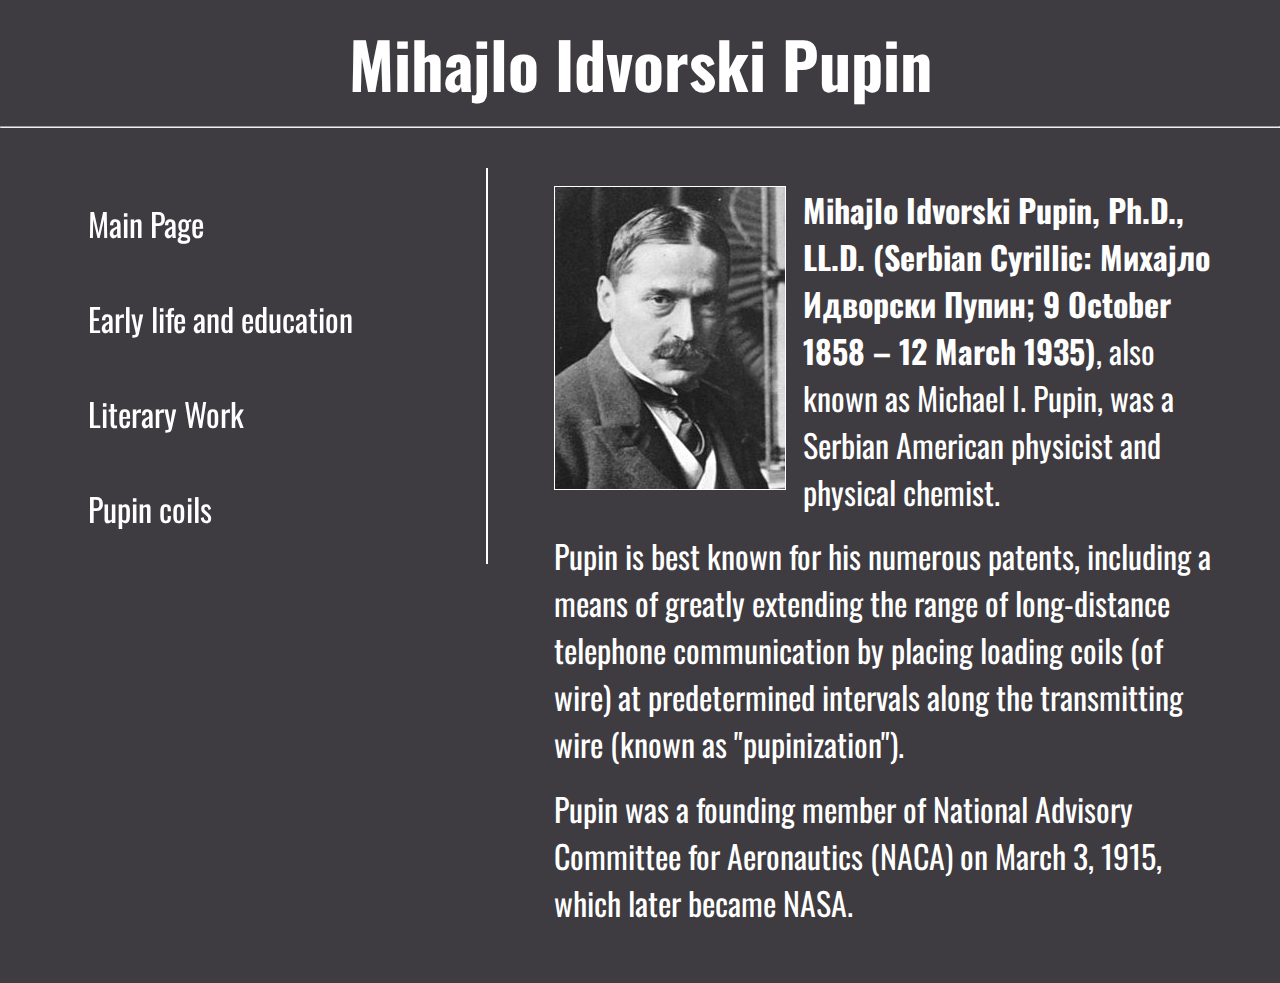
<file: index.html>
<!DOCTYPE html>
<html lang="en">
<head>
    <meta charset="UTF-8">
    <meta name="viewport" content="width=device-width, initial-scale=1.0">
    <title>Mihajlo Idvorski Pupin - Wiki</title>
    <link rel="stylesheet" href="style.css">
</head>

<body>

    <h1>Mihajlo Idvorski Pupin</h1>
    <hr>
    <nav>
        <ul>
        <li><a href="index.html">Main Page</a></li>
        <li><a href="early-life-and-education.html">Early life and education</a></li>
        <li><a href="literary-work.html">Literary Work</a></li>
        <li><a href="pupin-coils.html">Pupin coils</a></li>
        </ul>
    </nav>
    <main>

        <img src="pupin.jpg" alt="Mihajlo Idvorski Pupin's image">
        <p><strong>Mihajlo Idvorski Pupin, Ph.D., LL.D. (Serbian Cyrillic: Михајло Идворски Пупин; 9 October 1858 – 12 March 1935)</strong>, also known as Michael I. Pupin, was a Serbian American physicist and physical chemist.</p>
        <p>Pupin is best known for his numerous patents, including a means of greatly extending the range of long-distance telephone communication by placing loading coils (of wire) at predetermined intervals along the transmitting wire (known as "pupinization").</p>
        <p>Pupin was a founding member of National Advisory Committee for Aeronautics (NACA) on March 3, 1915, which later became NASA.</p>
    </main>
</body>
</html>

<!-- 
    `elemente stranica grupisati korišćenjem elemenata za grupisanje;
    `glavnu sekciju sajta koncipirati u dve kolone; u levoj koloni treba da se nađe navigacija sa linkovima do različitih stranica, dok je desna kolona rezervisana za prikaz sadržaja;
    `urediti osobine fontova (porodica, stil, veličina...) po sopstvenom nahođenju;
    `listu koja se nalazi na dnu stranice Literary Work pretvoriti u tabelu sa sledećim kolonama: naslov dela, izdavač, mesto, godina 
-->
</file>
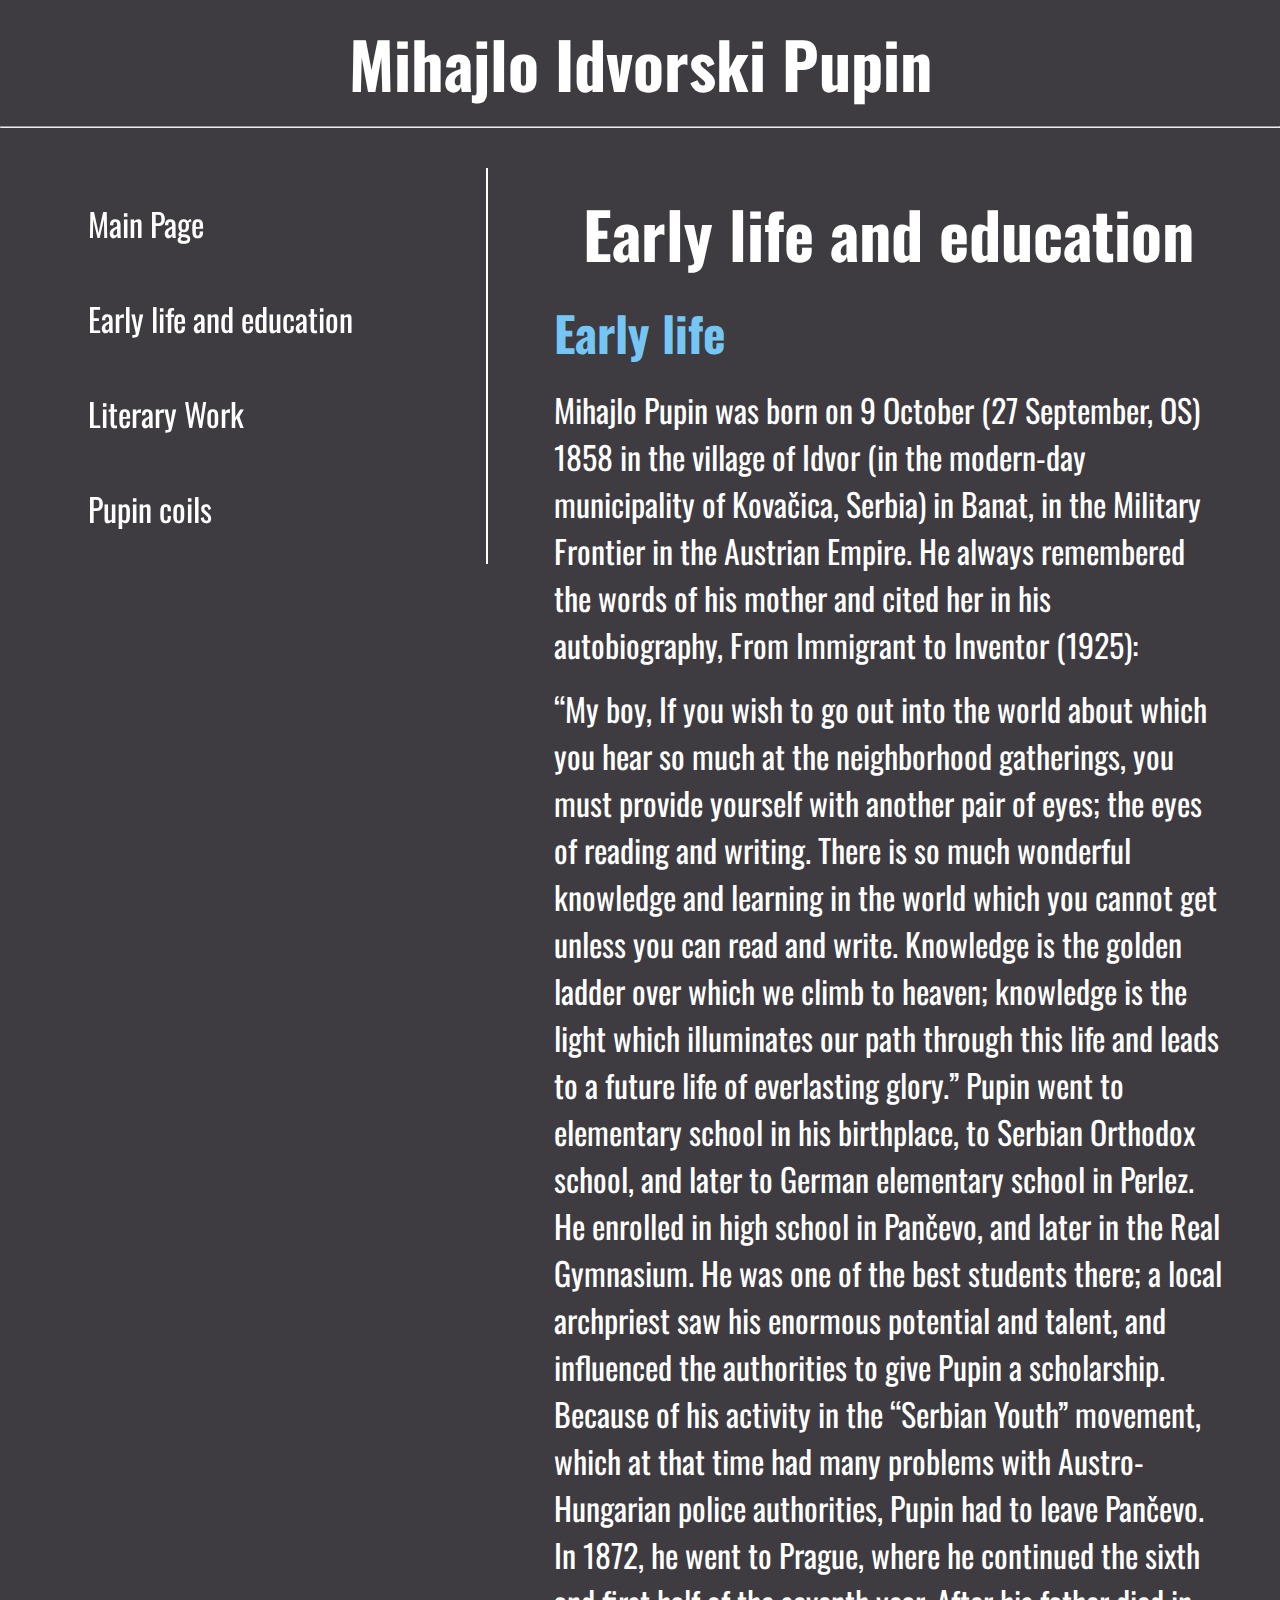
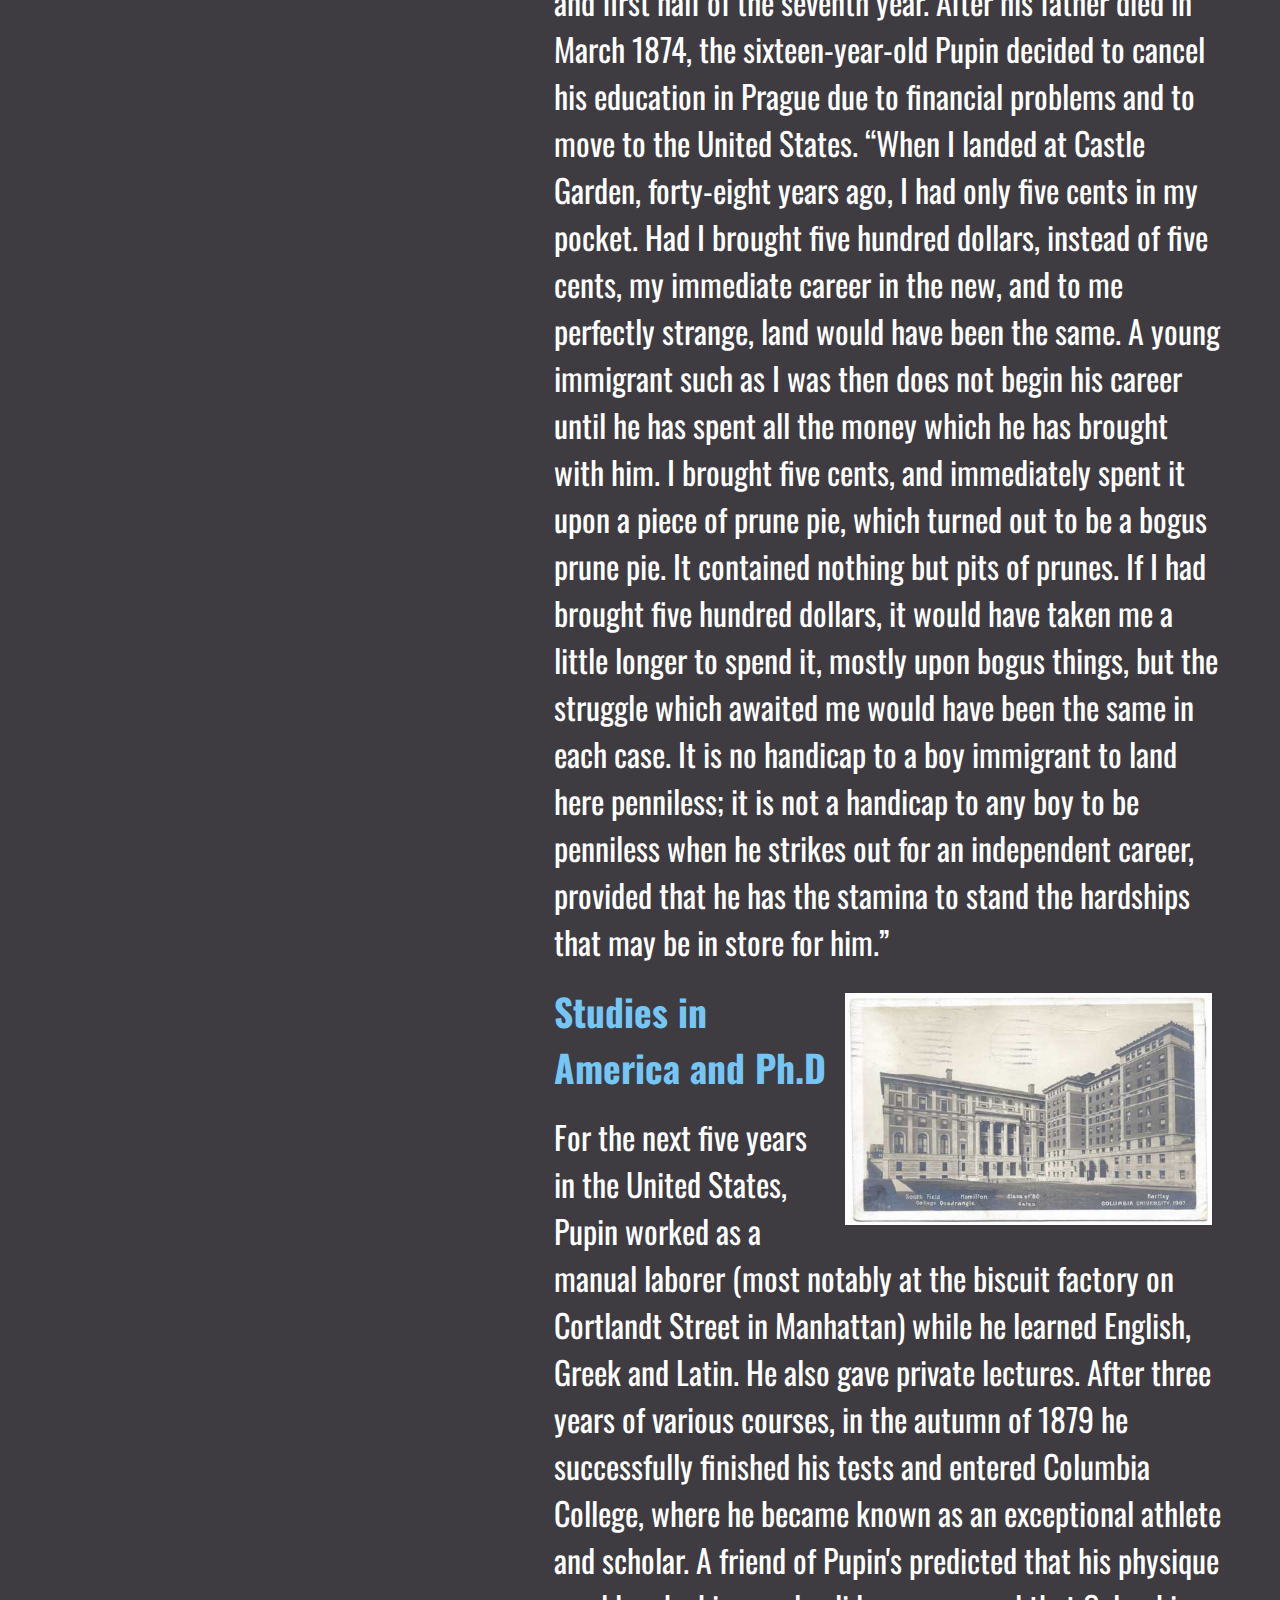
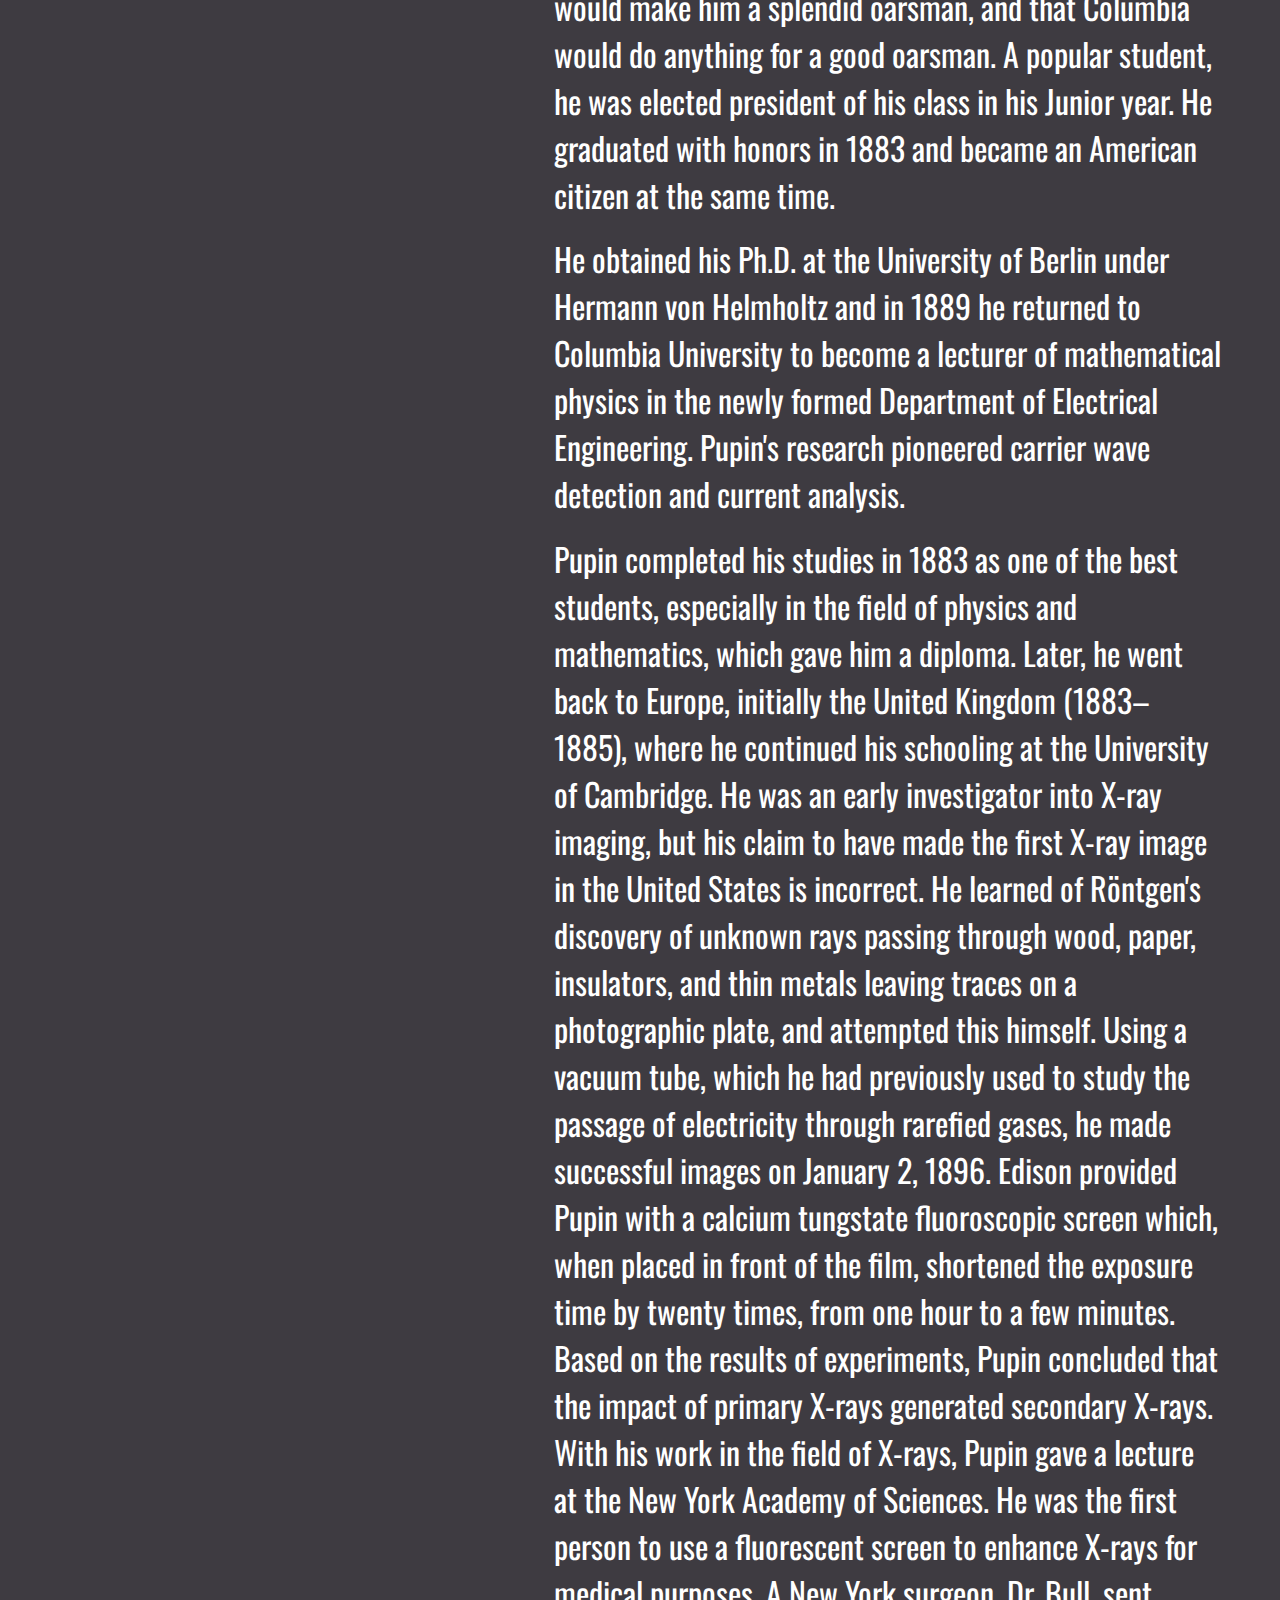
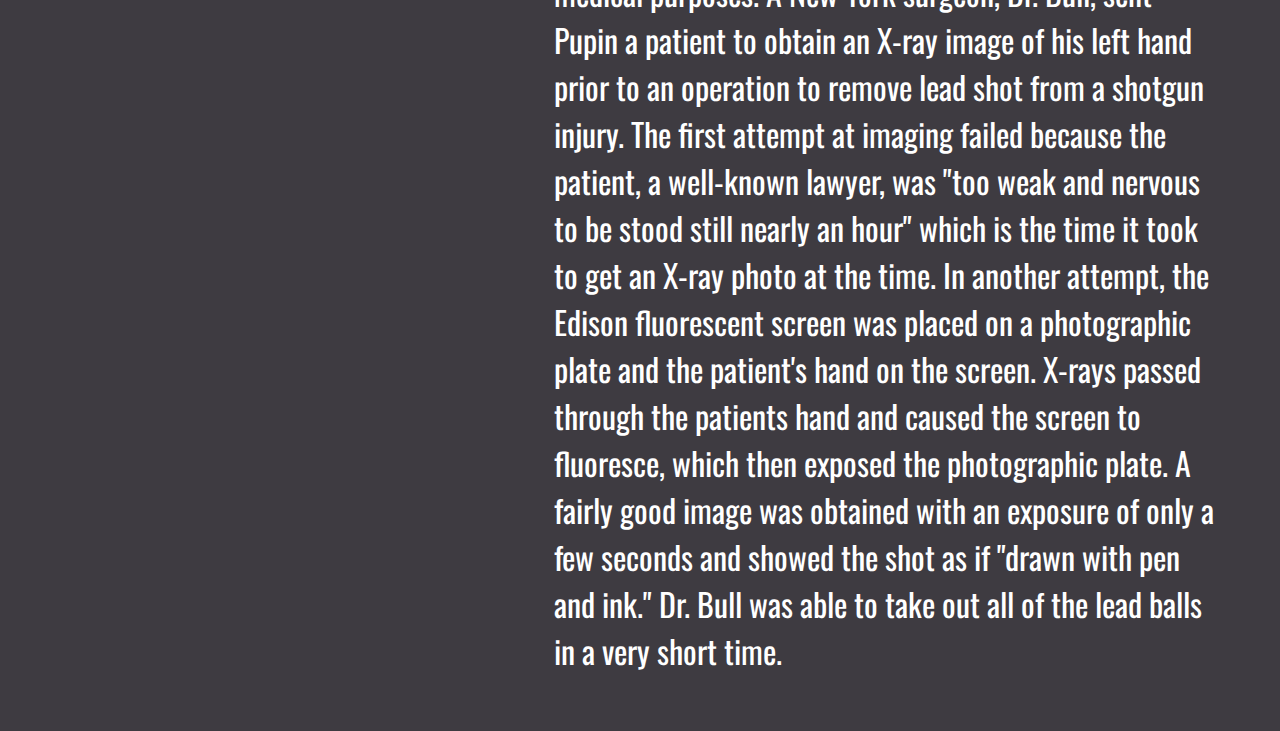
<file: early-life-and-education.html>
<!DOCTYPE html>
<html lang="en">
<head>
    <meta charset="UTF-8">
    <meta name="viewport" content="width=device-width, initial-scale=1.0">
    <title>Mihajlo Idvorski Pupin - Wiki</title>
    <link rel="stylesheet" href="style.css">
</head>
<body>
    
    <h1>Mihajlo Idvorski Pupin</h1>
    <hr>
    <nav>
        <ul>
            <li><a href="index.html">Main Page</a></li>
            <li><a href="early-life-and-education.html">Early life and education</a></li>
            <li><a href="literary-work.html">Literary Work</a></li>
            <li><a href="pupin-coils.html">Pupin coils</a></li>
        </ul>
    </nav>
    <main>
        <h1>Early life and education</h1>
        <h2>Early life</h2>
        <p>Mihajlo Pupin was born on 9 October (27 September, OS) 1858 in the village of Idvor (in the modern-day municipality of Kovačica, Serbia) in Banat, in the Military Frontier in the Austrian Empire. He always remembered the words of his mother and cited her in his autobiography, From Immigrant to Inventor (1925):</p>
        <p>“My boy, If you wish to go out into the world about which you hear so much at the neighborhood gatherings, you must provide yourself with another pair of eyes; the eyes of reading and writing. There is so much wonderful knowledge and learning in the world which you cannot get unless you can read and write. Knowledge is the golden ladder over which we climb to heaven; knowledge is the light which illuminates our path through this life and leads to a future life of everlasting glory.” Pupin went to elementary school in his birthplace, to Serbian Orthodox school, and later to German elementary school in Perlez. He enrolled in high school in Pančevo, and later in the Real Gymnasium. He was one of the best students there; a local archpriest saw his enormous potential and talent, and influenced the authorities to give Pupin a scholarship. Because of his activity in the “Serbian Youth” movement, which at that time had many problems with Austro-Hungarian police authorities, Pupin had to leave Pančevo. In 1872, he went to Prague, where he continued the sixth and first half of the seventh year. After his father died in March 1874, the sixteen-year-old Pupin decided to cancel his education in Prague due to financial problems and to move to the United States. “When I landed at Castle Garden, forty-eight years ago, I had only five cents in my pocket. Had I brought five hundred dollars, instead of five cents, my immediate career in the new, and to me perfectly strange, land would have been the same. A young immigrant such as I was then does not begin his career until he has spent all the money which he has brought with him. I brought five cents, and immediately spent it upon a piece of prune pie, which turned out to be a bogus prune pie. It contained nothing but pits of prunes. If I had brought five hundred dollars, it would have taken me a little longer to spend it, mostly upon bogus things, but the struggle which awaited me would have been the same in each case. It is no handicap to a boy immigrant to land here penniless; it is not a handicap to any boy to be penniless when he strikes out for an independent career, provided that he has the stamina to stand the hardships that may be in store for him.”</p>
        
    
    <figure>
        <img  id="stretch-img" src="university.jpg" alt="Pupin's university">
    </figure>
    

        <h3>Studies in America and Ph.D</h3>
        <p>For the next five years in the United States, Pupin worked as a manual laborer (most notably at the biscuit factory on Cortlandt Street in Manhattan) while he learned English, Greek and Latin. He also gave private lectures. After three years of various courses, in the autumn of 1879 he successfully finished his tests and entered Columbia College, where he became known as an exceptional athlete and scholar. A friend of Pupin's predicted that his physique would make him a splendid oarsman, and that Columbia would do anything for a good oarsman. A popular student, he was elected president of his class in his Junior year. He graduated with honors in 1883 and became an American citizen at the same time. </p>
        <p>He obtained his Ph.D. at the University of Berlin under Hermann von Helmholtz and in 1889 he returned to Columbia University to become a lecturer of mathematical physics in the newly formed Department of Electrical Engineering. Pupin's research pioneered carrier wave detection and current analysis.</p>
        <p>Pupin completed his studies in 1883 as one of the best students, especially in the field of physics and mathematics, which gave him a diploma. Later, he went back to Europe, initially the United Kingdom (1883–1885), where he continued his schooling at the University of Cambridge. He was an early investigator into X-ray imaging, but his claim to have made the first X-ray image in the United States is incorrect. He learned of Röntgen's discovery of unknown rays passing through wood, paper, insulators, and thin metals leaving traces on a photographic plate, and attempted this himself. Using a vacuum tube, which he had previously used to study the passage of electricity through rarefied gases, he made successful images on January 2, 1896. Edison provided Pupin with a calcium tungstate fluoroscopic screen which, when placed in front of the film, shortened the exposure time by twenty times, from one hour to a few minutes. Based on the results of experiments, Pupin concluded that the impact of primary X-rays generated secondary X-rays. With his work in the field of X-rays, Pupin gave a lecture at the New York Academy of Sciences. He was the first person to use a fluorescent screen to enhance X-rays for medical purposes. A New York surgeon, Dr. Bull, sent Pupin a patient to obtain an X-ray image of his left hand prior to an operation to remove lead shot from a shotgun injury. The first attempt at imaging failed because the patient, a well-known lawyer, was "too weak and nervous to be stood still nearly an hour" which is the time it took to get an X-ray photo at the time. In another attempt, the Edison fluorescent screen was placed on a photographic plate and the patient's hand on the screen. X-rays passed through the patients hand and caused the screen to fluoresce, which then exposed the photographic plate. A fairly good image was obtained with an exposure of only a few seconds and showed the shot as if "drawn with pen and ink." Dr. Bull was able to take out all of the lead balls in a very short time.</p>
</main>
    
</body>
</html>
</file>
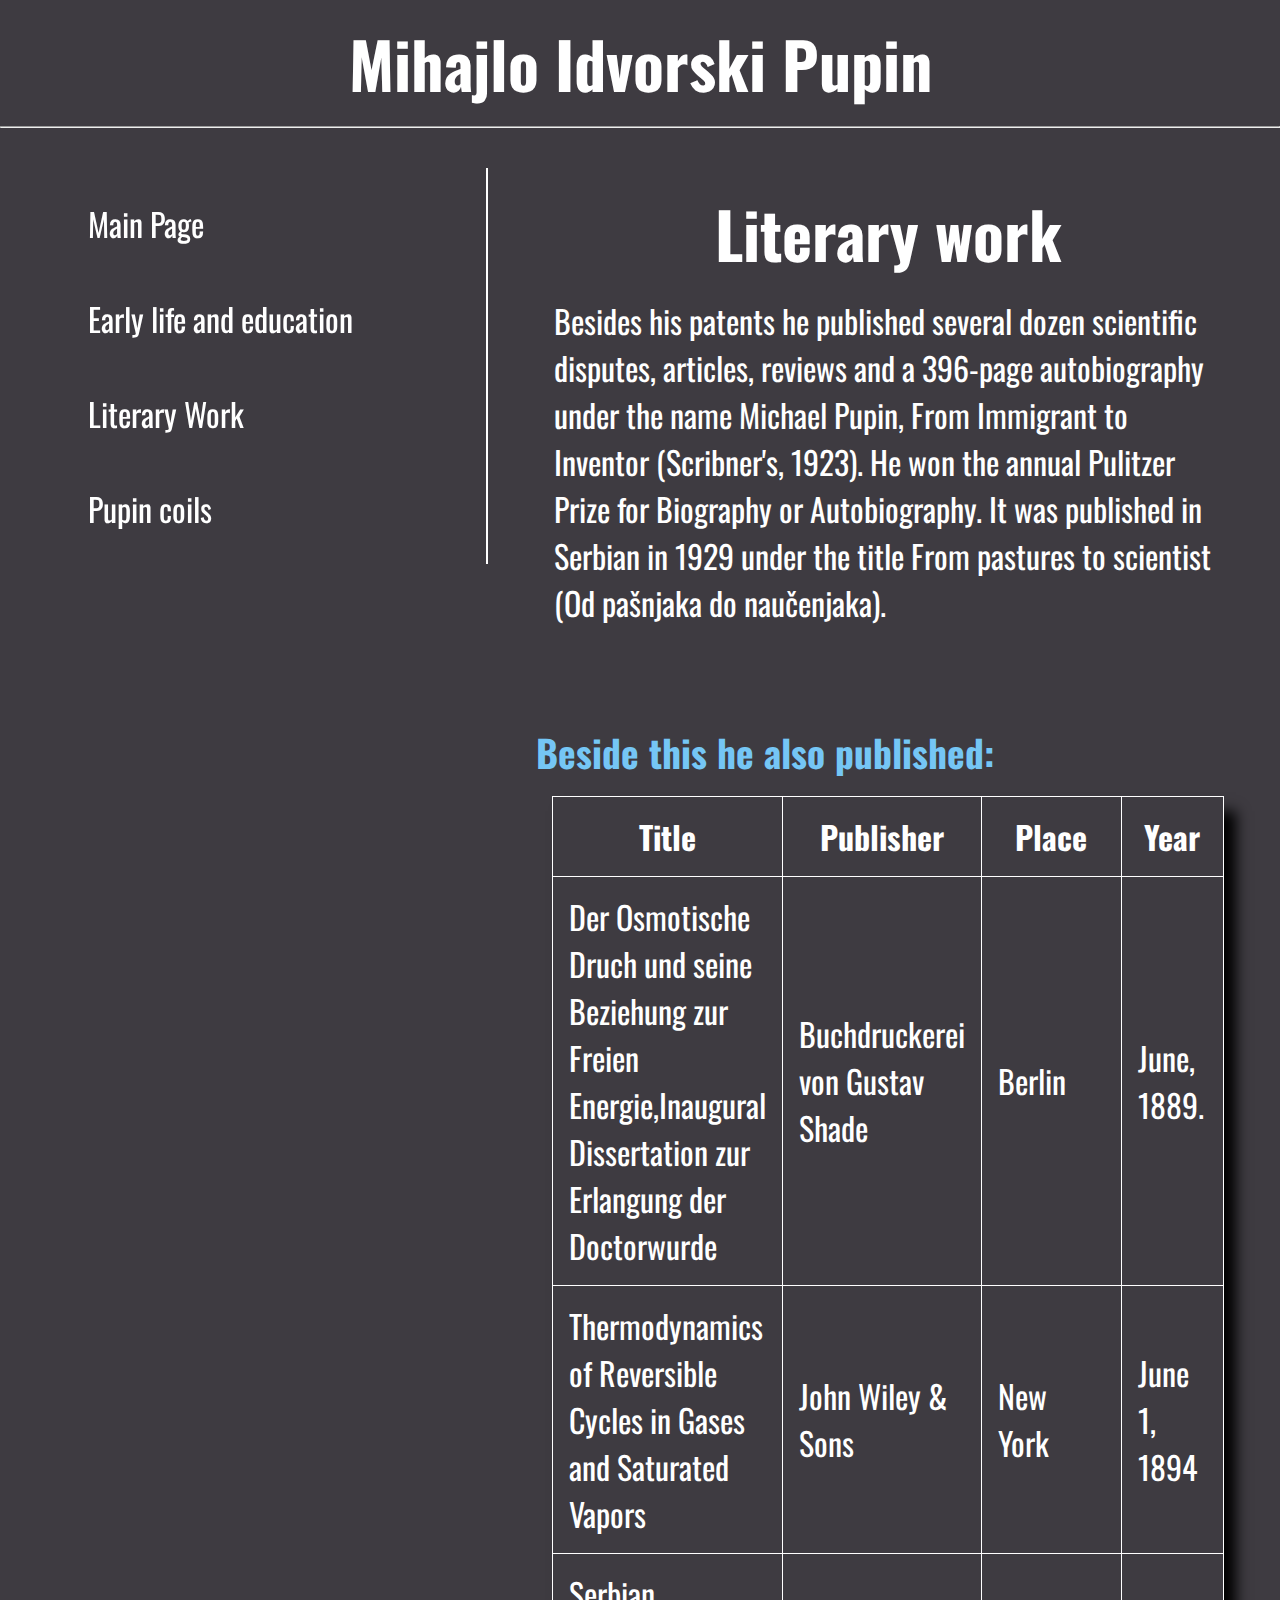
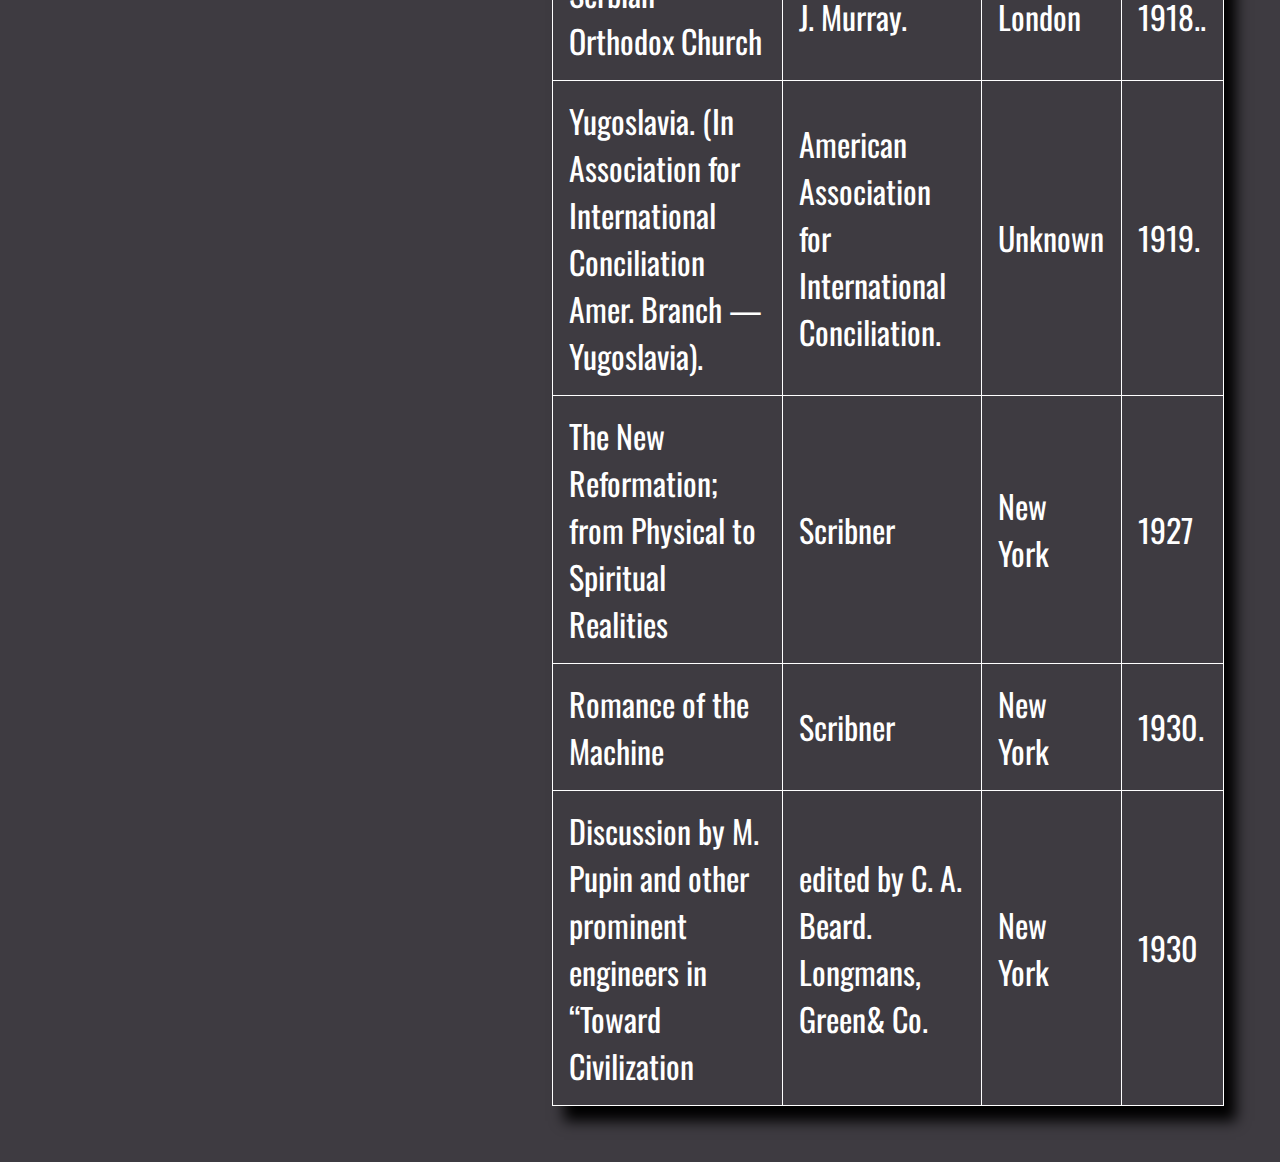
<file: literary-work.html>
<!DOCTYPE html>
<html lang="en">
<head>
    <meta charset="UTF-8">
    <meta name="viewport" content="width=device-width, initial-scale=1.0">
    <title>Mihajlo Idvorski Pupin - Wiki</title>
    <link rel="stylesheet" href="style.css">
</head>
<body>
    <h1>Mihajlo Idvorski Pupin</h1>
    <hr>
    <nav>
        <ul>
            <li><a href="index.html">Main Page</a></li>
            <li><a href="early-life-and-education.html">Early life and education</a></li>
            <li><a href="literary-work.html">Literary Work</a></li>
            <li><a href="pupin-coils.html">Pupin coils</a></li>
        </ul>
    </nav>
    <main>
        <h1>Literary work</h1>
        <p>Besides his patents he published several dozen scientific disputes, articles, reviews and a 396-page autobiography under the name Michael Pupin, From Immigrant to Inventor (Scribner's, 1923). He won the annual Pulitzer Prize for Biography or Autobiography. It was published in Serbian in 1929 under the title From pastures to scientist (Od pašnjaka do naučenjaka). </p>
        
    </main>
        <!-- <ul>
            <li>Pupin Michael: <em>Der Osmotische Druch und seine Beziehung zur Freien Energie,</em> Inaugural Dissertation zur Erlangung der Doctorwurde, Buchdruckerei von Gustav Shade, Berlin, June, 1889.</li>
            <li>Pupin Michael: <em>Thermodynamics of Reversible Cycles in Gases and Saturated Vapors,</em> John Wiley & Sons. 1894.</li>
            <li>Pupin Michael: <em>Serbian Orthodox Church,</em> J. Murray. London, 1918.</li>
            <li>Pupin Michael: <em>Yugoslavia. (In Association for International Conciliation Amer. Branch —Yugoslavia).</em> American Association for International Conciliation. 1919.</li>
            <li>Pupin Michael: <em>The New Reformation; from Physical to Spiritual Realities,</em> Scribner, New York, 1927.</li>
            <li>Pupin Michael: <em>Romance of the Machine,</em> Scribner, New York, 1930.</li>
            <li>Pupin Michael: <em>Discussion by M. Pupin and other prominent engineers in “Toward Civilization,</em> edited by C. A. Beard. Longmans, Green& Co. New York, 1930.</li>
        </ul> -->
        <aside>
            <h3>Beside this he also published:</h3>
            <table>
                <tr>
                    <th>Title</th>
                    <th>Publisher</th>
                    <th>Place</th>
                    <th>Year</th>
                </tr>
                <tr>
                    <td>Der Osmotische Druch und seine Beziehung zur Freien Energie,Inaugural Dissertation zur Erlangung der Doctorwurde</td>
                    <td>Buchdruckerei von Gustav Shade</td>
                    <td>Berlin</td>
                    <td>June, 1889.</td>
                </tr>
                <tr>
                    <td>Thermodynamics of Reversible Cycles in Gases and Saturated Vapors</td>
                    <td>John Wiley & Sons</td>
                    <td>New York</td>
                    <td>June 1, 1894</td>
                </tr>
                <tr>
                    <td>Serbian Orthodox Church</td>
                    <td>J. Murray.</td>
                    <td>London</td>
                    <td>1918..</td>
                </tr>
                <tr>
                    <td>Yugoslavia. (In Association for International Conciliation Amer. Branch —Yugoslavia).</td>
                    <td>American Association for International Conciliation.</td>
                    <td>Unknown</td>
                    <td>1919.</td>
                </tr>
                <tr>
                    <td>The New Reformation; from Physical to Spiritual Realities</td>
                    <td>Scribner</td>
                    <td>New York</td>
                    <td>1927</td>
                </tr>
                <tr>
                    <td>Romance of the Machine</td>
                    <td>Scribner</td>
                    <td>New York</td>
                    <td>1930.</td>
                </tr>
                <tr>
                    <td>Discussion by M. Pupin and other prominent engineers in “Toward Civilization</td>
                    <td>edited by C. A. Beard. Longmans, Green& Co.</td>
                    <td>New York</td>
                    <td>1930</td>
                </tr>

            </table>
        </aside>
    
</body>
</html>

<!-- 
    `elemente stranica grupisati korišćenjem elemenata za grupisanje;
    `glavnu sekciju sajta koncipirati u dve kolone; u levoj koloni treba da se nađe navigacija sa linkovima do različitih stranica, dok je desna kolona rezervisana za prikaz sadržaja;
    `urediti osobine fontova (porodica, stil, veličina...) po sopstvenom nahođenju;
    `listu koja se nalazi na dnu stranice Literary Work pretvoriti u tabelu sa sledećim kolonama: naslov dela, izdavač, mesto, godina 
-->
</file>
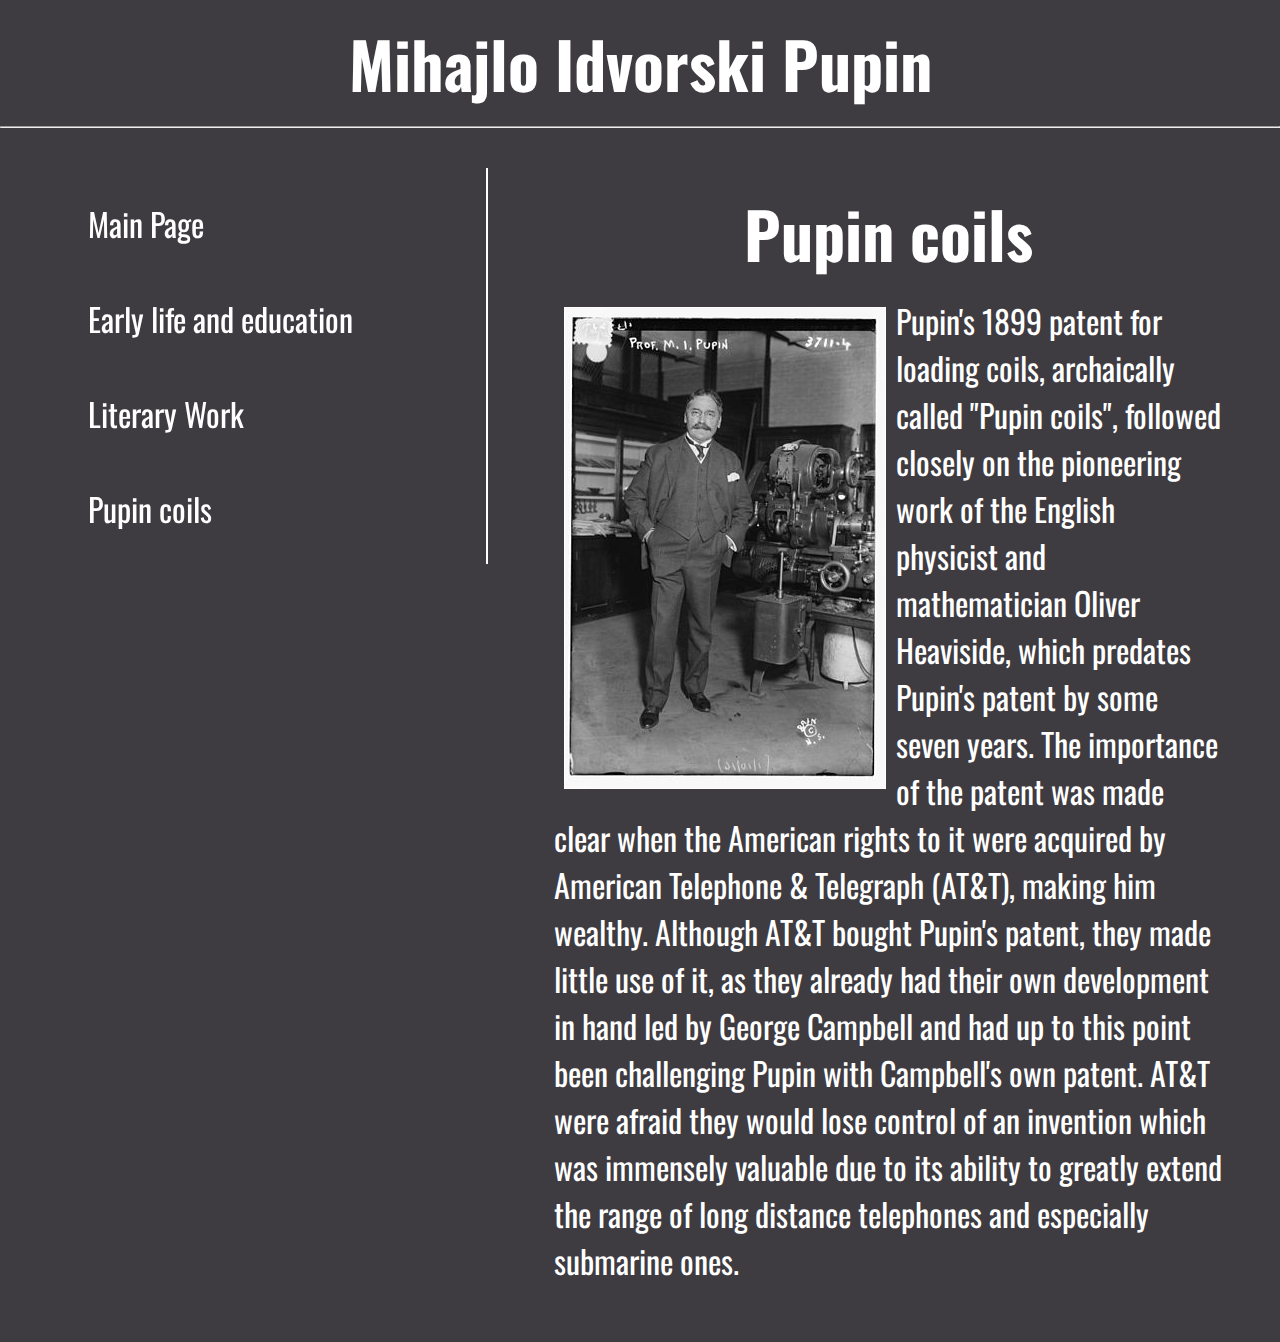
<file: pupin-coils.html>
<!DOCTYPE html>
<html lang="en">
<head>
    <meta charset="UTF-8">
    <meta name="viewport" content="width=device-width, initial-scale=1.0">
    <title>Mihajlo Idvorski Pupin - Wiki</title>
    <link rel="stylesheet" href="style.css">
</head>
<body>
    <h1>Mihajlo Idvorski Pupin</h1>
    <hr>
    <nav>
        <ul>
            <li><a href="index.html">Main Page</a></li>
            <li><a href="early-life-and-education.html">Early life and education</a></li>
            <li><a href="literary-work.html">Literary Work</a></li>
            <li><a href="pupin-coils.html">Pupin coils</a></li>
        </ul>
    </nav>
<main>
    <h1>Pupin coils</h1>
    <figure>
        <img src="pupin-1916.jpg" alt="Pupin next to his patent for loading coils">
    </figure>
    <p>Pupin's 1899 patent for loading coils, archaically called "Pupin coils", followed closely on the pioneering work of the English physicist and mathematician Oliver Heaviside, which predates Pupin's patent by some seven years. The importance of the patent was made clear when the American rights to it were acquired by American Telephone & Telegraph (AT&T), making him wealthy. Although AT&T bought Pupin's patent, they made little use of it, as they already had their own development in hand led by George Campbell and had up to this point been challenging Pupin with Campbell's own patent. AT&T were afraid they would lose control of an invention which was immensely valuable due to its ability to greatly extend the range of long distance telephones and especially submarine ones.</p>
</main>
</body>
</html>
</file>
<file: style.css>
/* fonts */
@import url('https://fonts.googleapis.com/css2?family=Oswald&display=swap');
/* fonts */


* {
    margin: 0;
    padding: 0;
    box-sizing: border-box;
}

body{
    background-color: rgb(62, 59, 65);
    color:white;
    max-width: 100vw;
    font-size:2.5vw;
    font-family: 'Oswald', sans-serif;
    overflow-wrap: break-word ;
}
a{
    text-decoration: none;
    color:white;
    padding:1rem;
    transition: all 1s;
    border-radius: 15px;

}
a:hover{
    color:red;
    font-size: 2.7vw;
    box-shadow: 12px 13px 11px rgb(0,0,0,0.5);
}
hr{
    color:white;
}
h1{
    text-align: center;
    margin:1rem;
}
h2, h3{
    color:rgb(117, 198, 245);
}
img{
    border:1px solid white;
    float: left;
    margin: 10px;
}
ul{
    list-style: none;
}
ul li{
    margin: 1rem;
    padding: 1rem;
}
nav, main,aside{
    display:inline-block;
    margin:40px;
}
nav{
    vertical-align: top;
    width: 35%;
    border-right: 2px solid white;
    position: fixed;
}
main{
    width:55%;
    float:right;
}
main > *{
    margin: 1.1rem;
}
aside{
    float:right;
    width:55%;
}


/* Early-life-and-education img only */
#stretch-img{
    float:right;
    width:55%;
}

/* Table on literary-work page */
table,tr,th,td{
    border:1px solid white;
    border-collapse: collapse;
    margin: 1rem;
    padding: 1rem;
}
table{
    box-shadow: 12px 15px 13px black;
}
td{
    width:25%;
}



/* media queries */
@media screen and (max-width: 818px){
    body{
        max-width: 100vw;
    }
    nav,main,aside{
        margin: 0;
        padding: 0;
        width:100vw;
        clear:both;
    }
    nav{
        display:block;
        border-right: none;
        border-top:2px solid white;
        width:100vw;
        clear:both;
        bottom:0;
    }
    main,aside{
        margin-bottom:14vh;
    }
    ul{
        padding: 0;
        margin: 0;
        display:flex;
        background-color: #444;
    }
    li a{
        padding: 0;
        margin: 0;
        width: 100%;
        
    }
    #stretch-img{
        clear:both;
    }
    img{
        height: 120px;
        width: 120px;
    }
}
</file>
